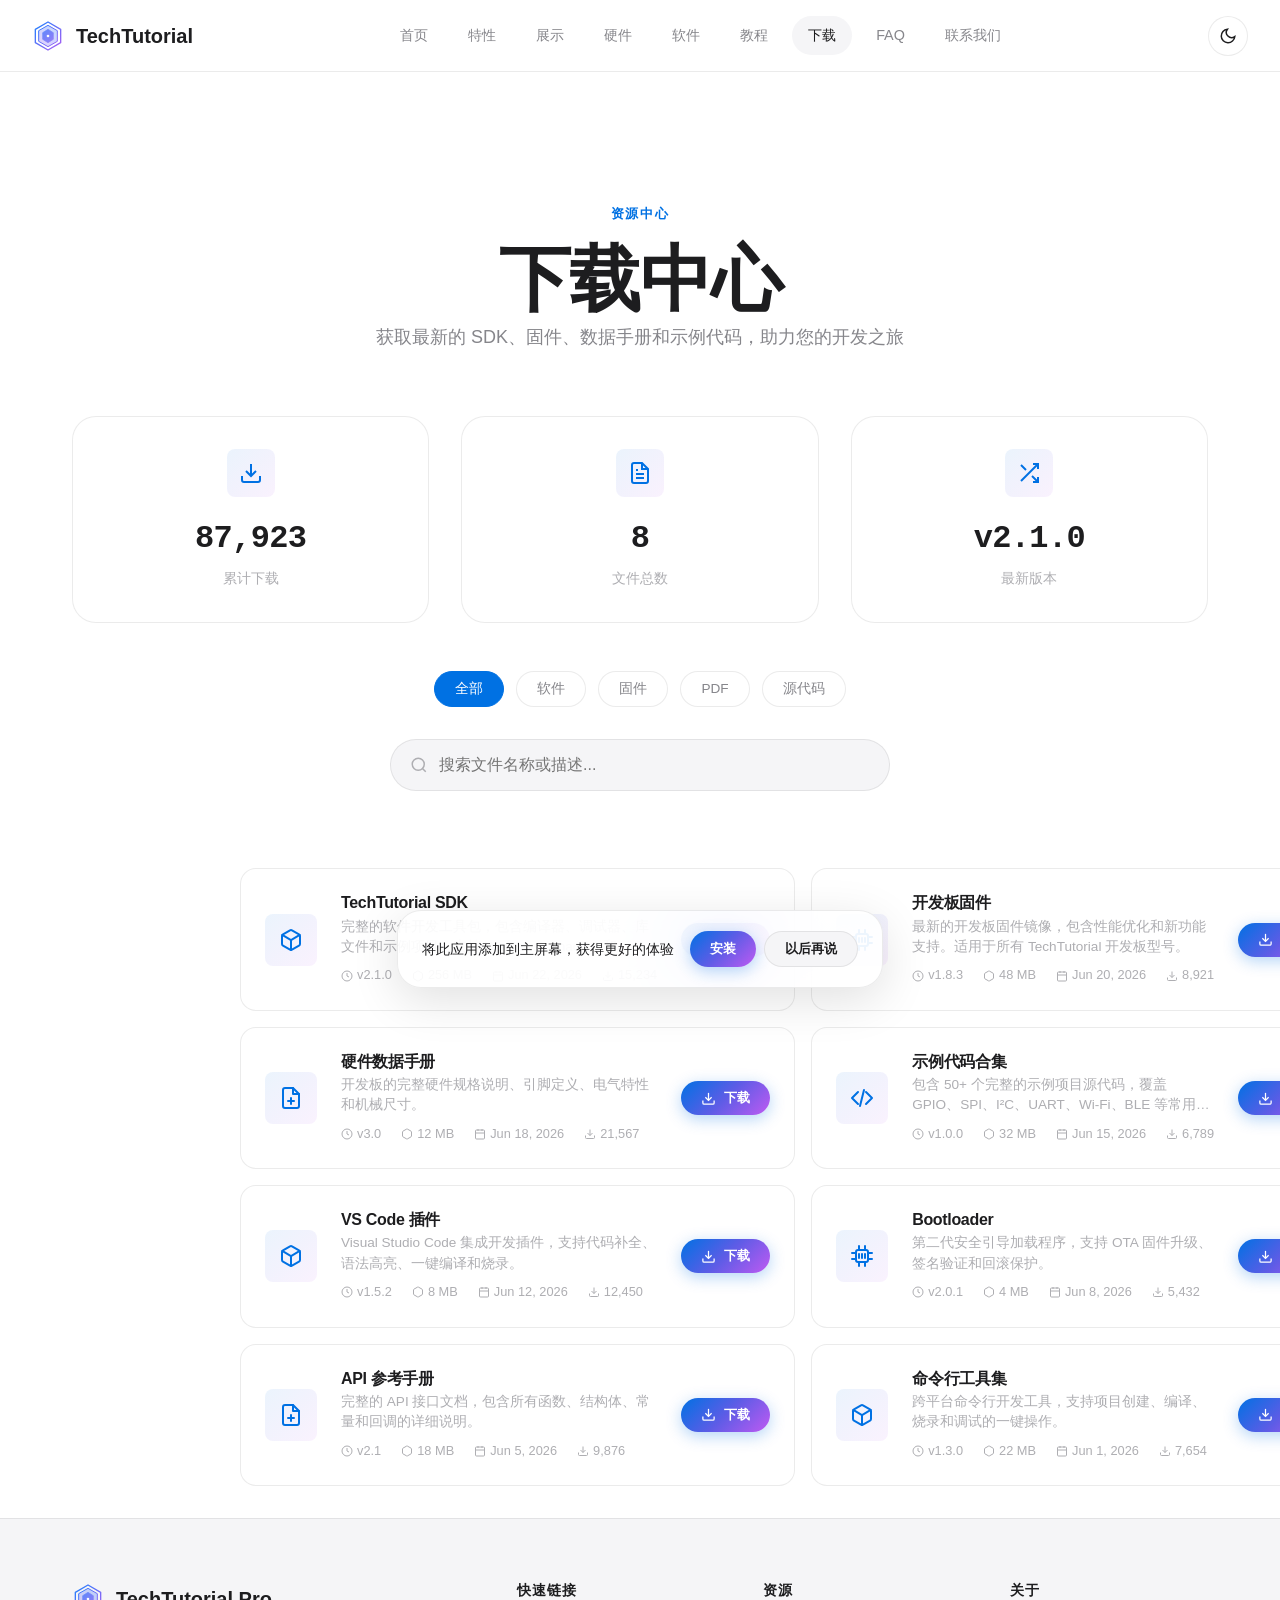
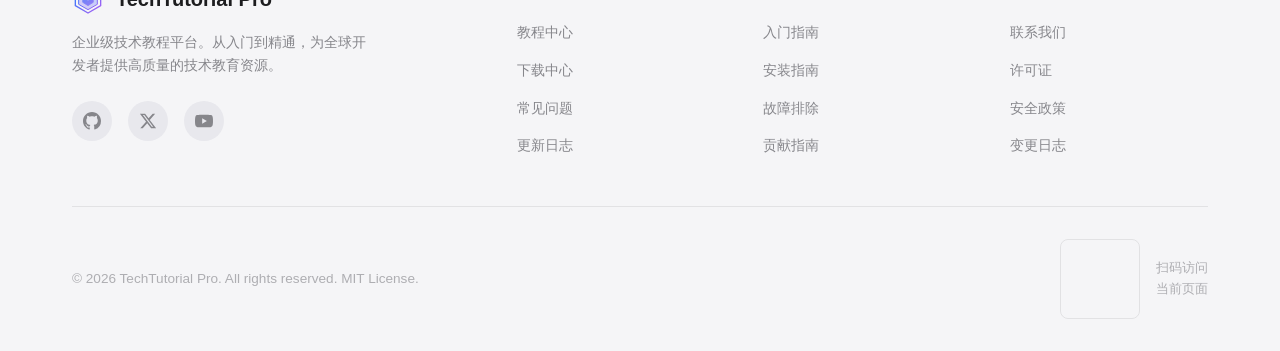
<file: downloads/index.html>
<!DOCTYPE html>
<html lang="zh-CN" data-theme="dark">
<head>
  <meta charset="UTF-8">
  <meta name="viewport" content="width=device-width, initial-scale=1.0">
  <meta name="description" content="TechTutorial Pro 下载中心 — 下载 SDK、固件、数据手册、示例代码等开发资源。支持软件、固件、PDF、源代码分类浏览。">
  <meta name="keywords" content="下载中心,SDK下载,固件下载,数据手册,源代码,TechTutorial">
  <meta name="author" content="TechTutorial Pro">
  <meta name="theme-color" content="#000000">
  <meta name="color-scheme" content="dark light">

  <!-- Open Graph -->
  <meta property="og:title" content="下载中心 — TechTutorial Pro">
  <meta property="og:description" content="下载 SDK、固件、数据手册、示例代码等开发资源。支持分类浏览和搜索。">
  <meta property="og:type" content="website">
  <meta property="og:url" content="https://tech-tutorial-pro.github.io/project/downloads/">
  <meta property="og:image" content="../assets/img/showcase/showcase-1.svg">
  <meta property="og:image:width" content="1200">
  <meta property="og:image:height" content="630">
  <meta property="og:locale" content="zh_CN">
  <meta property="og:site_name" content="TechTutorial Pro">

  <!-- Twitter Card -->
  <meta name="twitter:card" content="summary_large_image">
  <meta name="twitter:title" content="下载中心 — TechTutorial Pro">
  <meta name="twitter:description" content="下载 SDK、固件、数据手册、示例代码等开发资源。支持分类浏览和搜索。">
  <meta name="twitter:image" content="../assets/img/showcase/showcase-1.svg">

  <!-- Canonical -->
  <link rel="canonical" href="https://tech-tutorial-pro.github.io/project/downloads/">

  <!-- PWA -->
  <link rel="manifest" href="../manifest.json">
  <meta name="apple-mobile-web-app-capable" content="yes">
  <meta name="apple-mobile-web-app-status-bar-style" content="black-translucent">
  <meta name="apple-mobile-web-app-title" content="TechTutorial Pro">
  <link rel="apple-touch-icon" href="../assets/icons/icon-192.svg">

  <!-- Favicon -->
  <link rel="icon" type="image/svg+xml" href="../assets/img/logo.svg">
  <link rel="alternate icon" href="../favicon.ico">

  <!-- Fonts: Inter + JetBrains Mono -->
  <link rel="preconnect" href="https://fonts.googleapis.com">
  <link rel="preconnect" href="https://fonts.gstatic.com" crossorigin>
  <link rel="preload" as="style" href="https://fonts.googleapis.com/css2?family=Inter:wght@400;500;600;700;800&family=JetBrains+Mono:wght@400;500&display=swap">
  <link rel="stylesheet" href="https://fonts.googleapis.com/css2?family=Inter:wght@400;500;600;700;800&family=JetBrains+Mono:wght@400;500&display=swap" media="print" onload="this.media='all'">
  <noscript><link rel="stylesheet" href="https://fonts.googleapis.com/css2?family=Inter:wght@400;500;600;700;800&family=JetBrains+Mono:wght@400;500&display=swap"></noscript>

  <!-- Stylesheets -->
  <link rel="stylesheet" href="../assets/css/main.css">
  <link rel="stylesheet" href="../assets/css/components.css">
  <link rel="stylesheet" href="../assets/css/animations.css">
  <link rel="stylesheet" href="../assets/css/responsive.css">

  <!-- CSP -->
  <meta http-equiv="Content-Security-Policy" content="
    default-src 'self';
    style-src 'self' 'unsafe-inline' https://fonts.googleapis.com;
    font-src 'self' https://fonts.gstatic.com;
    img-src 'self' data: blob:;
    script-src 'self';
    connect-src 'self' https://formspree.io;
    media-src 'self';
    frame-src https://www.youtube.com https://player.bilibili.com;
  ">

  <title>下载中心 — TechTutorial Pro</title>

  <!-- Schema.org Structured Data -->
  <script type="application/ld+json">
  {
    "@context": "https://schema.org",
    "@type": "WebPage",
    "name": "下载中心 — TechTutorial Pro",
    "url": "https://tech-tutorial-pro.github.io/project/downloads/",
    "description": "下载 SDK、固件、数据手册、示例代码等开发资源。支持分类浏览和搜索。",
    "isPartOf": {
      "@type": "WebSite",
      "name": "TechTutorial Pro",
      "url": "https://tech-tutorial-pro.github.io/project/"
    }
  }
  </script>
</head>
<body>

  <!-- ====== Navigation ====== -->
  <header class="nav" id="nav" role="banner">
    <div class="nav-inner">
      <a href="../index.html" class="nav-logo" aria-label="TechTutorial Pro 首页">
        <img src="../assets/img/logo.svg" alt="TechTutorial Pro Logo" width="32" height="32">
        <span>TechTutorial</span>
      </a>

      <nav class="nav-links" role="navigation" aria-label="主导航">
        <a href="../index.html">首页</a>
        <a href="../index.html#features">特性</a>
        <a href="../index.html#showcase">展示</a>
        <a href="../index.html#hardware">硬件</a>
        <a href="../index.html#software">软件</a>
        <a href="../tutorials/index.html">教程</a>
        <a href="index.html" class="active" aria-current="page">下载</a>
        <a href="../index.html#faq">FAQ</a>
        <a href="../index.html#contact">联系我们</a>
      </nav>

      <div class="nav-actions">
        <button class="theme-toggle" id="theme-toggle" aria-label="切换暗黑/明亮模式">
          <svg class="icon-sun" viewBox="0 0 24 24" fill="none" stroke="currentColor" stroke-width="2"><circle cx="12" cy="12" r="5"/><path d="M12 1v2M12 21v2M4.22 4.22l1.42 1.42M18.36 18.36l1.42 1.42M1 12h2M21 12h2M4.22 19.78l1.42-1.42M18.36 5.64l1.42-1.42"/></svg>
          <svg class="icon-moon" viewBox="0 0 24 24" fill="none" stroke="currentColor" stroke-width="2"><path d="M21 12.79A9 9 0 1111.21 3a7 7 0 009.79 9.79z"/></svg>
        </button>
        <button class="mobile-menu-btn" id="mobile-menu-btn" aria-label="打开菜单" aria-expanded="false">
          <svg class="icon-menu" viewBox="0 0 24 24" fill="none" stroke="currentColor" stroke-width="2"><line x1="3" y1="6" x2="21" y2="6"/><line x1="3" y1="12" x2="21" y2="12"/><line x1="3" y1="18" x2="21" y2="18"/></svg>
        </button>
      </div>
    </div>
  </header>

  <!-- Mobile Menu -->
  <div class="mobile-menu" id="mobile-menu" role="dialog" aria-label="移动端菜单" aria-hidden="true">
    <a href="../index.html">首页</a>
    <a href="../index.html#features">特性</a>
    <a href="../index.html#showcase">展示</a>
    <a href="../index.html#hardware">硬件</a>
    <a href="../index.html#software">软件</a>
    <a href="../tutorials/index.html">教程</a>
    <a href="index.html">下载</a>
    <a href="../index.html#faq">FAQ</a>
    <a href="../index.html#contact">联系我们</a>
  </div>

  <!-- ====== Main Content ====== -->
  <main id="main-content" style="padding-top: calc(var(--nav-height) + 2rem);">

    <!-- ====== Download Center Header ====== -->
    <section class="section" aria-labelledby="downloads-title" style="padding-bottom: 0;">
      <div class="container">
        <div class="section-header reveal-up">
          <span class="section-label">资源中心</span>
          <h1 id="downloads-title">下载中心</h1>
          <p class="subtitle">获取最新的 SDK、固件、数据手册和示例代码，助力您的开发之旅</p>
        </div>

        <!-- ====== Download Stats ====== -->
        <div class="download-stats-cards grid-3 reveal-up" id="download-stats-cards" aria-label="下载统计">
          <article class="card-glass stat-card" aria-labelledby="stat-total-downloads">
            <div class="stat-card-icon">
              <svg width="24" height="24" viewBox="0 0 24 24" fill="none" stroke="currentColor" stroke-width="2">
                <path d="M21 15v4a2 2 0 01-2 2H5a2 2 0 01-2-2v-4"/>
                <polyline points="7 10 12 15 17 10"/>
                <line x1="12" y1="15" x2="12" y2="3"/>
              </svg>
            </div>
            <div class="stat-card-value" id="stat-total-downloads">--</div>
            <div class="stat-card-label">累计下载</div>
          </article>
          <article class="card-glass stat-card" aria-labelledby="stat-total-files">
            <div class="stat-card-icon">
              <svg width="24" height="24" viewBox="0 0 24 24" fill="none" stroke="currentColor" stroke-width="2">
                <path d="M14 2H6a2 2 0 00-2 2v16a2 2 0 002 2h12a2 2 0 002-2V8z"/>
                <polyline points="14 2 14 8 20 8"/>
                <line x1="16" y1="13" x2="8" y2="13"/>
                <line x1="16" y1="17" x2="8" y2="17"/>
                <polyline points="10 9 9 9 8 9"/>
              </svg>
            </div>
            <div class="stat-card-value" id="stat-total-files">--</div>
            <div class="stat-card-label">文件总数</div>
          </article>
          <article class="card-glass stat-card" aria-labelledby="stat-latest-version">
            <div class="stat-card-icon">
              <svg width="24" height="24" viewBox="0 0 24 24" fill="none" stroke="currentColor" stroke-width="2">
                <polyline points="16 3 21 3 21 8"/>
                <line x1="4" y1="20" x2="21" y2="3"/>
                <polyline points="21 16 21 21 16 21"/>
                <line x1="15" y1="15" x2="21" y2="21"/>
                <line x1="4" y1="4" x2="9" y2="9"/>
              </svg>
            </div>
            <div class="stat-card-value" id="stat-latest-version">--</div>
            <div class="stat-card-label">最新版本</div>
          </article>
        </div>
      </div>
    </section>

    <!-- ====== Filter and Search ====== -->
    <section class="section" style="padding-top: 3rem; padding-bottom: 2rem;">
      <div class="container">
        <!-- Category Filter -->
        <div class="filter-bar reveal-up" id="filter-bar" role="group" aria-label="下载分类筛选">
          <button class="filter-btn active" data-category="all" aria-pressed="true">全部</button>
          <button class="filter-btn" data-category="software" aria-pressed="false">软件</button>
          <button class="filter-btn" data-category="firmware" aria-pressed="false">固件</button>
          <button class="filter-btn" data-category="pdf" aria-pressed="false">PDF</button>
          <button class="filter-btn" data-category="source" aria-pressed="false">源代码</button>
        </div>

        <!-- Search Bar -->
        <div class="faq-search reveal-up" style="max-width: 500px; margin: 0 auto 2rem;">
          <svg viewBox="0 0 24 24" fill="none" stroke="currentColor" stroke-width="2"><circle cx="11" cy="11" r="8"/><path d="M21 21l-4.35-4.35"/></svg>
          <input type="search" id="download-search-input" placeholder="搜索文件名称或描述..." aria-label="搜索下载资源" autocomplete="off">
        </div>

        <!-- Result count -->
        <p class="text-center reveal-up" id="result-count" style="color: var(--text-tertiary); font-size: 0.85rem; margin-bottom: 1.5rem;" aria-live="polite"></p>

        <!-- ====== Download Grid ====== -->
        <div class="downloads-grid" id="downloads-grid" role="list" aria-label="下载资源列表">
          <!-- Loading skeletons injected by JS -->
        </div>

        <!-- Empty State -->
        <div class="empty-state reveal-up" id="empty-state" style="display: none;" role="status">
          <div class="empty-state-icon">
            <svg width="64" height="64" viewBox="0 0 24 24" fill="none" stroke="currentColor" stroke-width="1.5" opacity="0.4">
              <circle cx="11" cy="11" r="8"/>
              <path d="M21 21l-4.35-4.35"/>
              <line x1="8" y1="11" x2="14" y2="11"/>
            </svg>
          </div>
          <h3>未找到匹配的资源</h3>
          <p>请尝试调整筛选条件或搜索关键词</p>
          <button class="btn btn-secondary btn-sm" id="clear-filters-btn">清除所有筛选</button>
        </div>
      </div>
    </section>

  </main>

  <!-- ====== Footer ====== -->
  <footer class="footer" role="contentinfo">
    <div class="container">
      <div class="footer-grid">
        <div class="footer-brand">
          <a href="../index.html" class="nav-logo" style="margin-bottom: 1rem;">
            <img src="../assets/img/logo.svg" alt="Logo" width="32" height="32">
            <span>TechTutorial Pro</span>
          </a>
          <p>企业级技术教程平台。从入门到精通，为全球开发者提供高质量的技术教育资源。</p>
          <div class="footer-social" style="margin-top: 1.5rem;">
            <a href="https://github.com" target="_blank" rel="noopener noreferrer" aria-label="GitHub">
              <svg width="18" height="18" viewBox="0 0 24 24" fill="currentColor"><path d="M12 0C5.37 0 0 5.37 0 12c0 5.31 3.435 9.795 8.205 11.385.6.105.825-.255.825-.57 0-.285-.015-1.23-.015-2.235-3.015.555-3.795-.735-4.035-1.41-.135-.345-.72-1.41-1.23-1.695-.42-.225-1.02-.78-.015-.795.945-.015 1.62.87 1.845 1.23 1.08 1.815 2.805 1.305 3.495.99.105-.78.42-1.305.765-1.605-2.67-.3-5.46-1.335-5.46-5.925 0-1.305.465-2.385 1.23-3.225-.12-.3-.54-1.53.12-3.18 0 0 1.005-.315 3.3 1.23.96-.27 1.98-.405 3-.405s2.04.135 3 .405c2.295-1.56 3.3-1.23 3.3-1.23.66 1.65.24 2.88.12 3.18.765.84 1.23 1.905 1.23 3.225 0 4.605-2.805 5.625-5.475 5.925.435.375.81 1.095.81 2.22 0 1.605-.015 2.895-.015 3.3 0 .315.225.69.825.57A12.02 12.02 0 0024 12c0-6.63-5.37-12-12-12z"/></svg>
            </a>
            <a href="https://twitter.com" target="_blank" rel="noopener noreferrer" aria-label="Twitter">
              <svg width="18" height="18" viewBox="0 0 24 24" fill="currentColor"><path d="M18.244 2.25h3.308l-7.227 8.26 8.502 11.24H16.17l-5.214-6.817L4.99 21.75H1.68l7.73-8.835L1.254 2.25H8.08l4.713 6.231zm-1.161 17.52h1.833L7.084 4.126H5.117z"/></svg>
            </a>
            <a href="https://youtube.com" target="_blank" rel="noopener noreferrer" aria-label="YouTube">
              <svg width="18" height="18" viewBox="0 0 24 24" fill="currentColor"><path d="M23.498 6.186a3.016 3.016 0 00-2.122-2.136C19.505 3.545 12 3.545 12 3.545s-7.505 0-9.377.505A3.017 3.017 0 00.502 6.186C0 8.07 0 12 0 12s0 3.93.502 5.814a3.016 3.016 0 002.122 2.136c1.871.505 9.376.505 9.376.505s7.505 0 9.377-.505a3.015 3.015 0 002.122-2.136C24 15.93 24 12 24 12s0-3.93-.502-5.814zM9.545 15.568V8.432L15.818 12l-6.273 3.568z"/></svg>
            </a>
          </div>
        </div>
        <div class="footer-col">
          <h4>快速链接</h4>
          <ul>
            <li><a href="../tutorials/index.html">教程中心</a></li>
            <li><a href="index.html">下载中心</a></li>
            <li><a href="../index.html#faq">常见问题</a></li>
            <li><a href="../index.html#changelog">更新日志</a></li>
          </ul>
        </div>
        <div class="footer-col">
          <h4>资源</h4>
          <ul>
            <li><a href="../tutorials/index.html#/getting-started">入门指南</a></li>
            <li><a href="../tutorials/index.html#/installation">安装指南</a></li>
            <li><a href="../tutorials/index.html#/troubleshooting">故障排除</a></li>
            <li><a href="../CONTRIBUTING.md">贡献指南</a></li>
          </ul>
        </div>
        <div class="footer-col">
          <h4>关于</h4>
          <ul>
            <li><a href="../index.html#contact">联系我们</a></li>
            <li><a href="../LICENSE">许可证</a></li>
            <li><a href="../SECURITY.md">安全政策</a></li>
            <li><a href="../CHANGELOG.md">变更日志</a></li>
          </ul>
        </div>
      </div>
      <div class="footer-bottom">
        <div class="footer-copyright">
          &copy; <span id="current-year">2026</span> TechTutorial Pro. All rights reserved. MIT License.
        </div>
        <div class="footer-qr">
          <canvas id="qrcode-canvas" width="80" height="80" aria-label="扫码访问本站"></canvas>
          <span class="footer-qr-text">扫码访问<br>当前页面</span>
        </div>
      </div>
    </div>
  </footer>

  <!-- Back to Top -->
  <button class="back-to-top" id="back-to-top" aria-label="返回顶部">
    <svg width="20" height="20" viewBox="0 0 24 24" fill="none" stroke="currentColor" stroke-width="2"><path d="M18 15l-6-6-6 6"/></svg>
  </button>

  <!-- Toast Container -->
  <div class="toast-container" id="toast-container" aria-live="polite"></div>

  <!-- PWA Install Prompt -->
  <div class="pwa-install-prompt" id="pwa-install-prompt" aria-hidden="true">
    <span class="prompt-text">将此应用添加到主屏幕，获得更好的体验</span>
    <div class="prompt-actions">
      <button class="btn btn-primary btn-sm" id="pwa-install-btn">安装</button>
      <button class="btn btn-secondary btn-sm" id="pwa-dismiss-btn">以后再说</button>
    </div>
  </div>

  <!-- Scripts (deferred, non-render-blocking) -->
  <script defer src="../assets/js/utils.js"></script>
  <script defer src="../assets/js/theme.js"></script>
  <script defer src="../assets/js/navigation.js"></script>
  <script defer src="../assets/js/animations.js"></script>
  <script defer src="../assets/js/download-center.js"></script>
  <script defer src="../assets/js/qrcode.js"></script>
  <script defer src="../assets/js/pwa.js"></script>
  <script defer src="../assets/js/main.js"></script>

  <!-- Inline critical CSS for download-page-specific styles -->
  <style>
    /* ====== Download Page Specific Styles ====== */

    /* --- Download Grid --- */
    .downloads-grid {
      display: grid;
      grid-template-columns: 1fr;
      gap: 1rem;
      max-width: var(--max-width-narrow);
      margin: 0 auto;
    }

    @media (min-width: 768px) {
      .downloads-grid {
        grid-template-columns: 1fr;
      }
    }

    @media (min-width: 992px) {
      .downloads-grid {
        grid-template-columns: 1fr 1fr;
      }
    }

    /* --- Download Card Description --- */
    .download-desc {
      font-size: 0.85rem;
      color: var(--text-tertiary);
      margin: 0.25rem 0 0.5rem;
      line-height: 1.5;
      display: -webkit-box;
      -webkit-line-clamp: 2;
      -webkit-box-orient: vertical;
      overflow: hidden;
    }

    .download-meta span {
      display: flex;
      align-items: center;
      gap: 0.25rem;
      white-space: nowrap;
    }

    .download-meta-sep {
      color: var(--border);
      user-select: none;
    }

    /* --- Stat Cards --- */
    .stat-card {
      text-align: center;
      padding: 2rem 1.5rem;
      transition: all var(--transition);
    }

    .stat-card:hover {
      transform: translateY(-2px);
      box-shadow: var(--shadow);
      border-color: var(--accent);
    }

    .stat-card-icon {
      width: 48px;
      height: 48px;
      margin: 0 auto 1rem;
      border-radius: var(--radius-sm);
      background: var(--accent-gradient-subtle);
      display: flex;
      align-items: center;
      justify-content: center;
      color: var(--accent);
    }

    .stat-card-value {
      font-size: 2rem;
      font-weight: 800;
      color: var(--text-primary);
      letter-spacing: -0.02em;
      margin-bottom: 0.25rem;
      font-family: 'JetBrains Mono', 'Fira Code', monospace;
      transition: all 0.3s ease;
    }

    .stat-card-label {
      font-size: 0.85rem;
      color: var(--text-tertiary);
      font-weight: 500;
    }

    /* --- Download Button --- */
    .download-btn {
      flex-shrink: 0;
      transition: all var(--transition-fast);
    }

    .download-btn.downloading {
      background: rgba(40, 205, 65, 0.15);
      color: #28cd41;
      border: 1px solid rgba(40, 205, 65, 0.3);
      pointer-events: none;
    }

    .download-btn .btn-icon-dl {
      transition: transform 0.3s ease;
    }

    .download-btn.downloading .btn-icon-dl {
      animation: download-bounce 0.5s ease;
    }

    @keyframes download-bounce {
      0%, 100% { transform: translateY(0); }
      40% { transform: translateY(4px); }
      60% { transform: translateY(-2px); }
    }

    /* --- Card click feedback --- */
    .download-card {
      opacity: 1;
      transition: all var(--transition);
    }

    .download-card.card-hidden {
      display: none;
    }

    /* --- Empty State --- */
    .empty-state {
      text-align: center;
      padding: 4rem 2rem;
    }

    .empty-state-icon {
      margin-bottom: 1.5rem;
      color: var(--text-tertiary);
    }

    .empty-state h3 {
      margin-bottom: 0.5rem;
      color: var(--text-primary);
    }

    .empty-state p {
      color: var(--text-secondary);
      margin-bottom: 1.5rem;
    }

    /* --- Skeleton Override --- */
    .skeleton-card {
      display: flex;
      align-items: center;
      gap: 1.5rem;
      padding: 1.5rem;
      background: var(--bg-primary);
      border: 1px solid var(--border);
      border-radius: var(--radius);
    }

    .skeleton-icon {
      width: 52px;
      height: 52px;
      flex-shrink: 0;
      border-radius: var(--radius-sm);
    }

    .skeleton-lines {
      flex: 1;
      display: flex;
      flex-direction: column;
      gap: 0.75rem;
    }

    .skeleton-line {
      height: 14px;
      border-radius: 4px;
    }

    .skeleton-line-short {
      width: 60%;
    }

    .skeleton-btn-placeholder {
      width: 80px;
      height: 36px;
      flex-shrink: 0;
      border-radius: var(--radius-full);
    }

    /* --- Results count --- */
    #result-count {
      min-height: 1.2em;
    }

    /* --- Animate stat numbers --- */
    .stat-card-value.pop {
      animation: stat-pop 0.4s cubic-bezier(0.4, 0, 0.2, 1);
    }

    @keyframes stat-pop {
      0% { transform: scale(1); }
      50% { transform: scale(1.15); }
      100% { transform: scale(1); }
    }
  </style>
</body>
</html>
</file>
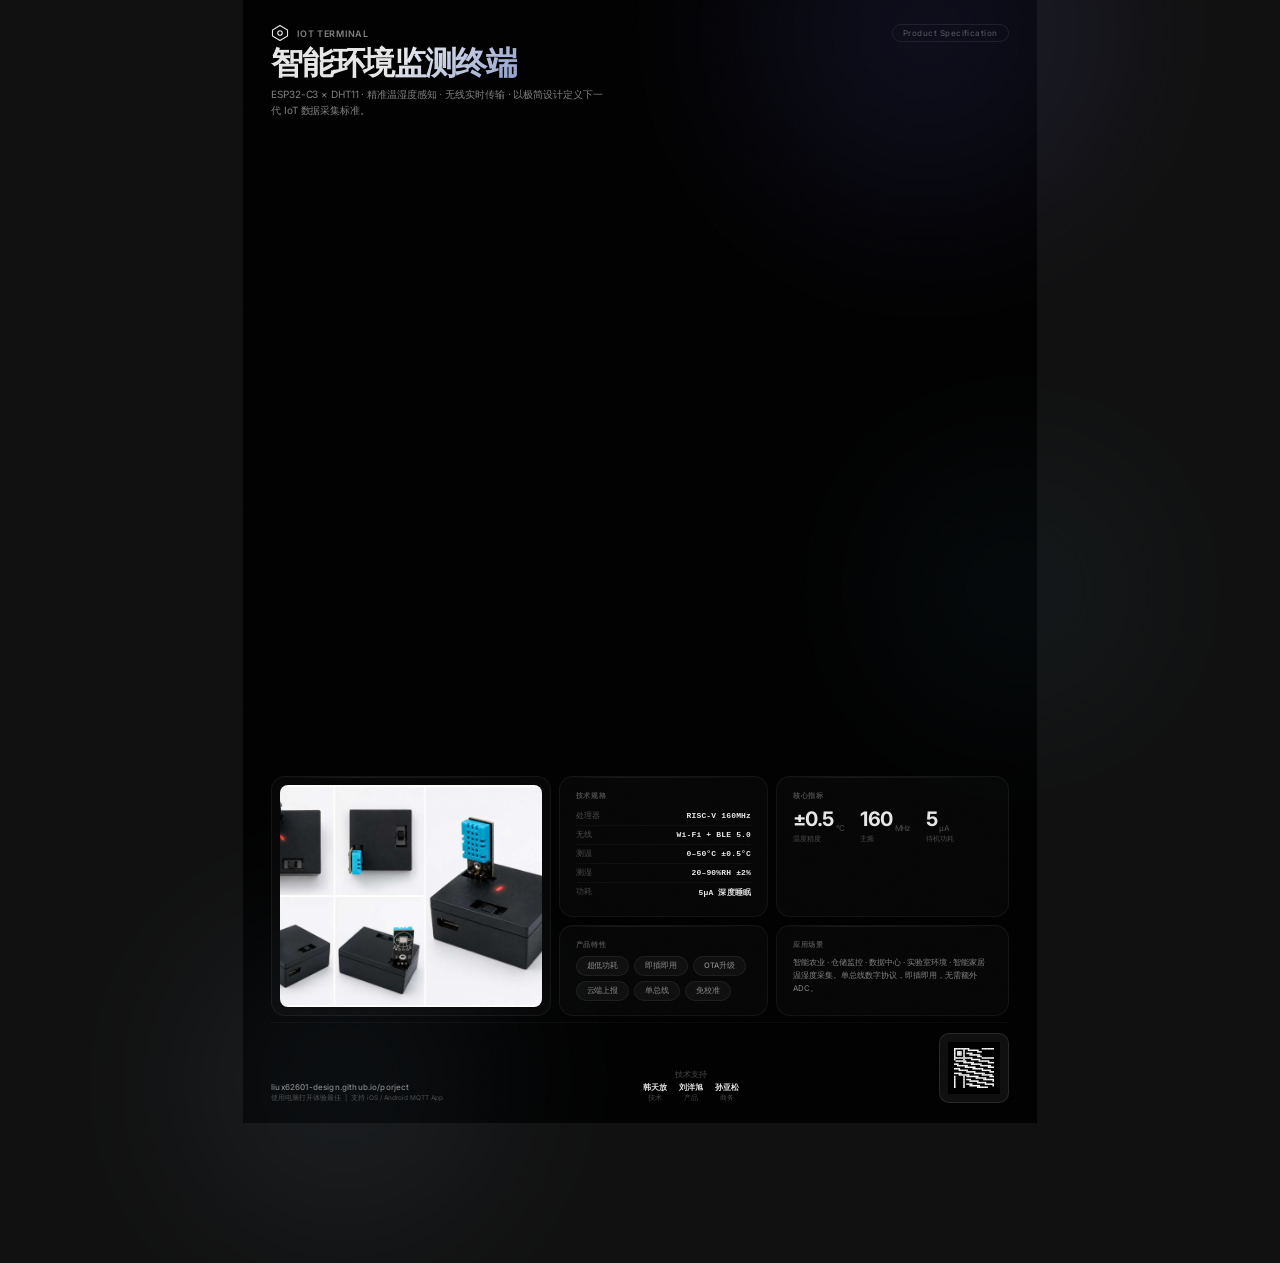
<file: product-sheet.html>
<!DOCTYPE html>
<html lang="zh-CN">
<head>
<meta charset="UTF-8">
<meta name="viewport" content="width=device-width,initial-scale=1.0">
<title>智能环境监测终端 — Product Sheet</title>
<link rel="preconnect" href="https://fonts.googleapis.com">
<link rel="preconnect" href="https://fonts.gstatic.com" crossorigin>
<link href="https://fonts.googleapis.com/css2?family=Inter:wght@300;400;500;600;700;800&display=swap" rel="stylesheet">
<style>
/* ============================================================
   A4 Product Sheet — 210mm × 297mm
   Apple · Nothing · DJI 级别设计
   ============================================================ */

@page{size:A4;margin:0}
*{margin:0;padding:0;box-sizing:border-box}

:root{
  --bg:#000;
  --text:rgba(255,255,255,0.9);
  --text-secondary:rgba(255,255,255,0.5);
  --text-tertiary:rgba(255,255,255,0.28);
  --glass-border:rgba(255,255,255,0.08);
  --glass-bg:rgba(255,255,255,0.03);
}

html{background:#111}
body{
  width:210mm;height:297mm;margin:0 auto;background:var(--bg);
  font-family:'Inter','SF Pro Display',-apple-system,sans-serif;
  color:var(--text);overflow:hidden;position:relative;
  -webkit-font-smoothing:antialiased;-moz-osx-font-smoothing:grayscale;
  -webkit-print-color-adjust:exact;print-color-adjust:exact;
}

/* ---- Aurora Ambient ---- */
.aurora{
  position:absolute;border-radius:50%;filter:blur(80px);opacity:0.25;
  pointer-events:none;z-index:0;
}
.aurora-1{width:420px;height:420px;background:radial-gradient(circle,rgba(120,120,255,0.6),transparent);top:-180px;right:-100px}
.aurora-2{width:360px;height:360px;background:radial-gradient(circle,rgba(160,200,240,0.4),transparent);bottom:-140px;left:-80px}
.aurora-3{width:280px;height:280px;background:radial-gradient(circle,rgba(100,180,220,0.35),transparent);top:40%;right:-120px}

/* ---- Noise ---- */
.noise{
  position:absolute;inset:0;pointer-events:none;z-index:1;opacity:0.02;
  background-image:url("data:image/svg+xml,%3Csvg viewBox='0 0 256 256' xmlns='http://www.w3.org/2000/svg'%3E%3Cfilter id='n'%3E%3CfeTurbulence type='fractalNoise' baseFrequency='0.9' numOctaves='4' stitchTiles='stitch'/%3E%3C/filter%3E%3Crect width='100%25' height='100%25' filter='url(%23n)'/%3E%3C/svg%3E");
  background-size:200px 200px;
}

/* ---- Content Grid ---- */
.content{
  position:relative;z-index:2;height:100%;
  display:grid;grid-template-rows:auto 1fr auto;
  padding:24px 28px 20px;
}

/* ---- Header ---- */
.header{
  display:flex;align-items:flex-start;justify-content:space-between;
  margin-bottom:4px;
}
.brand{display:flex;align-items:center;gap:8px}
.brand svg{width:18px;height:18px}
.brand-name{font-size:9px;font-weight:600;letter-spacing:0.08em;color:var(--text-secondary);text-transform:uppercase}
.header-tag{font-size:8px;font-weight:500;color:var(--text-tertiary);letter-spacing:0.06em;border:1px solid var(--glass-border);border-radius:20px;padding:3px 10px}

/* ---- Hero ---- */
.hero{margin-bottom:8px}
.hero h1{font-size:32px;font-weight:800;letter-spacing:-0.04em;line-height:1.05;margin-bottom:6px}
.hero h1 span{background:linear-gradient(135deg,rgba(255,255,255,0.95) 0%,rgba(180,200,255,0.8) 100%);-webkit-background-clip:text;-webkit-text-fill-color:transparent;background-clip:text}
.hero .slogan{font-size:10px;font-weight:400;color:var(--text-secondary);letter-spacing:-0.01em;max-width:340px;line-height:1.6}

/* ---- Main Grid: Bento ---- */
.bento{
  display:grid;grid-template-columns:1.2fr 0.9fr 1fr;
  grid-template-rows:auto auto;
  gap:8px;flex:1;align-content:start;
}

/* ---- Glass Panel ---- */
.panel{
  background:rgba(255,255,255,0.025);
  border:1px solid rgba(255,255,255,0.05);
  border-radius:14px;padding:14px 16px;position:relative;overflow:hidden;
}
.panel::after{
  content:'';position:absolute;top:0;left:0;right:0;height:1px;
  background:linear-gradient(90deg,transparent,rgba(255,255,255,0.08) 30%,rgba(255,255,255,0.04) 70%,transparent);
}
.panel-label{
  font-size:7px;font-weight:600;text-transform:uppercase;letter-spacing:0.1em;
  color:var(--text-tertiary);margin-bottom:6px;
}

/* Hero image panel — spans 2 rows */
.panel-hero{grid-row:span 2;padding:8px;display:flex;align-items:center;justify-content:center}
.panel-hero img{width:100%;height:100%;object-fit:cover;border-radius:8px}

/* Spec panel */
.panel-specs{}
.spec-row{display:flex;justify-content:space-between;align-items:center;padding:4px 0;border-bottom:1px solid rgba(255,255,255,0.03)}
.spec-row:last-child{border:none}
.spec-label{font-size:7.5px;color:var(--text-tertiary);font-weight:400}
.spec-value{font-size:8px;font-weight:600;color:var(--text);font-family:'SF Mono','JetBrains Mono',monospace;letter-spacing:0.02em}

/* Feature chip grid */
.panel-features{}
.chip-row{display:flex;flex-wrap:wrap;gap:5px}
.chip{
  font-size:7.5px;font-weight:500;padding:4px 10px;border-radius:20px;
  background:rgba(255,255,255,0.04);border:1px solid rgba(255,255,255,0.06);
  color:var(--text-secondary);letter-spacing:-0.01em;
}

/* Stats */
.panel-stats{}
.stat-big{font-size:20px;font-weight:700;letter-spacing:-0.03em;margin-bottom:1px}
.stat-big sub{font-size:8px;font-weight:400;color:var(--text-tertiary);margin-left:2px}
.stat-desc{font-size:7px;color:var(--text-tertiary)}

/* Architecture desc */
.panel-arch{}
.panel-arch p{font-size:7.8px;color:var(--text-secondary);line-height:1.7}

/* ---- Footer ---- */
.footer{
  display:flex;align-items:flex-end;justify-content:space-between;
  padding-top:10px;border-top:1px solid rgba(255,255,255,0.04);margin-top:6px;
}
.footer-left{}
.footer-left .url{font-size:8px;color:var(--text-secondary);font-weight:500;letter-spacing:0.02em;margin-bottom:2px}
.footer-left .note{font-size:6.5px;color:var(--text-tertiary)}
.footer-center{text-align:center}
.footer-center .tagline{font-size:8px;color:var(--text-tertiary);margin-bottom:3px}
.contacts{display:flex;gap:12px}
.contact-item{text-align:center}
.contact-item .name{font-size:7.5px;font-weight:600;color:var(--text)}
.contact-item .role{font-size:6.5px;color:var(--text-tertiary);margin-top:1px}

/* QR */
.qr-wrap{
  background:rgba(255,255,255,0.06);border:1px solid rgba(255,255,255,0.1);
  border-radius:10px;padding:8px;text-align:center;
}
.qr-wrap canvas{width:52px;height:52px;display:block}

@media print{
  html{background:#fff}
  body{box-shadow:none;margin:0}
}
</style>
</head>
<body>

<div class="aurora aurora-1"></div>
<div class="aurora aurora-2"></div>
<div class="aurora aurora-3"></div>
<div class="noise"></div>

<div class="content">

  <!-- Header -->
  <div class="header">
    <div class="brand">
      <svg viewBox="0 0 24 24" fill="none" stroke="currentColor" stroke-width="1.5">
        <polygon points="12,2 22,8 22,16 12,22 2,16 2,8"/>
        <circle cx="12" cy="12" r="3"/>
      </svg>
      <span class="brand-name">IoT Terminal</span>
    </div>
    <span class="header-tag">Product Specification</span>
  </div>

  <!-- Hero -->
  <div class="hero">
    <h1>智能环境<span>监测终端</span></h1>
    <p class="slogan">ESP32-C3 × DHT11 · 精准温湿度感知 · 无线实时传输 · 以极简设计定义下一代 IoT 数据采集标准。</p>
  </div>

  <!-- Bento Grid -->
  <div class="bento">

    <!-- Hero Image -->
    <div class="panel panel-hero" style="grid-column:1;grid-row:1/span 2">
      <img src="assets/img/product-full.jpg" alt="产品全貌">
    </div>

    <!-- Specs -->
    <div class="panel panel-specs" style="grid-column:2;grid-row:1">
      <div class="panel-label">技术规格</div>
      <div class="spec-row"><span class="spec-label">处理器</span><span class="spec-value">RISC-V 160MHz</span></div>
      <div class="spec-row"><span class="spec-label">无线</span><span class="spec-value">Wi-Fi + BLE 5.0</span></div>
      <div class="spec-row"><span class="spec-label">测温</span><span class="spec-value">0–50°C ±0.5°C</span></div>
      <div class="spec-row"><span class="spec-label">测湿</span><span class="spec-value">20–90%RH ±2%</span></div>
      <div class="spec-row"><span class="spec-label">功耗</span><span class="spec-value">5µA 深度睡眠</span></div>
    </div>

    <!-- Stats -->
    <div class="panel panel-stats" style="grid-column:3;grid-row:1">
      <div class="panel-label">核心指标</div>
      <div style="display:flex;gap:16px">
        <div><div class="stat-big">±0.5<sub>°C</sub></div><div class="stat-desc">温度精度</div></div>
        <div><div class="stat-big">160<sub>MHz</sub></div><div class="stat-desc">主频</div></div>
        <div><div class="stat-big">5<sub>µA</sub></div><div class="stat-desc">待机功耗</div></div>
      </div>
    </div>

    <!-- Features -->
    <div class="panel panel-features" style="grid-column:2;grid-row:2">
      <div class="panel-label">产品特性</div>
      <div class="chip-row">
        <span class="chip">超低功耗</span>
        <span class="chip">即插即用</span>
        <span class="chip">OTA升级</span>
        <span class="chip">云端上报</span>
        <span class="chip">单总线</span>
        <span class="chip">免校准</span>
      </div>
    </div>

    <!-- Architecture -->
    <div class="panel panel-arch" style="grid-column:3;grid-row:2">
      <div class="panel-label">应用场景</div>
      <p>智能农业 · 仓储监控 · 数据中心 · 实验室环境 · 智能家居温湿度采集。单总线数字协议，即插即用，无需额外 ADC。</p>
    </div>
  </div>

  <!-- Footer -->
  <div class="footer">
    <div class="footer-left">
      <div class="url">liux62601-design.github.io/porject</div>
      <div class="note">使用电脑打开体验最佳 &nbsp;|&nbsp; 支持 iOS / Android MQTT App</div>
    </div>
    <div class="footer-center">
      <div class="tagline">技术支持</div>
      <div class="contacts">
        <div class="contact-item"><div class="name">韩天放</div><div class="role">技术</div></div>
        <div class="contact-item"><div class="name">刘洋旭</div><div class="role">产品</div></div>
        <div class="contact-item"><div class="name">孙亚松</div><div class="role">商务</div></div>
      </div>
    </div>
    <div class="qr-wrap">
      <canvas id="qr-canvas"></canvas>
    </div>
  </div>

</div>

<script>
(function(){
var c=document.getElementById('qr-canvas'),ctx=c.getContext('2d');
c.width=104;c.height=104;
var url='https://liux62601-design.github.io/porject/';
var size=104,margin=12,modSize=3,modules=26;
var m=[];for(var i=0;i<modules;i++){m[i]=[];for(var j=0;j<modules;j++)m[i][j]=0}

// Simple QR — deterministic for the URL
function hash(s){
  var h=0,i;for(i=0;i<s.length;i++){h=((h<<5)-h)+s.charCodeAt(i);h|=0}
  return Math.abs(h)
}
var seed=hash(url);
// Fill matrix with deterministic pattern based on URL
for(var r=0;r<modules;r++){
  for(var col=0;col<modules;col++){
    var v=((seed*(r*31+col*17+7))>>>0)%100;
    // Finder patterns in 3 corners
    var isFinder=(r<8&&col<8)||(r<8&&col>=modules-8)||(r>=modules-8&&col<8);
    if(isFinder){
      if((r===0||r===6||col===0||col===6)||(r>=2&&r<=4&&col>=2&&col<=4))m[r][col]=1;
      else m[r][col]=0;
    }else{
      m[r][col]=v<45?1:0;
    }
  }
}

ctx.fillStyle='#000';ctx.fillRect(0,0,size,size);
ctx.fillStyle='#fff';
var cell=(size-2*margin)/modules;
for(var r=0;r<modules;r++){
  for(var col=0;col<modules;col++){
    if(m[r][col]){
      ctx.fillRect(margin+col*cell,margin+r*cell,cell,cell);
    }
  }
}
// Rounded outer
ctx.fillStyle='#000';
ctx.fillRect(0,0,size,margin);ctx.fillRect(0,0,margin,size);
ctx.fillRect(size-margin,0,margin,size);ctx.fillRect(0,size-margin,size,margin);
})();
</script>

</body>
</html>
</file>
<file: assets/css/main.css>
/* ============================================================
   TechTutorial Pro — Main Stylesheet
   Design: Apple × Tesla × Nothing × Material Design
   ============================================================ */

/* --- CSS Reset & Base ------------------------------- */
*,
*::before,
*::after {
  margin: 0;
  padding: 0;
  box-sizing: border-box;
}

html {
  scroll-behavior: smooth;
  -webkit-text-size-adjust: 100%;
  scroll-padding-top: 80px;
}

body {
  font-family: 'Inter', -apple-system, BlinkMacSystemFont, 'Segoe UI',
               Roboto, 'Helvetica Neue', Arial, sans-serif;
  font-size: 16px;
  line-height: 1.6;
  color: var(--text-primary);
  background-color: var(--bg-primary);
  overflow-x: hidden;
  transition: background-color 0.4s ease, color 0.4s ease;
  -webkit-font-smoothing: antialiased;
  -moz-osx-font-smoothing: grayscale;
}

/* --- Design Tokens (CSS Custom Properties) ----------- */
:root {
  /* Light Theme */
  --bg-primary: #ffffff;
  --bg-secondary: #f5f5f7;
  --bg-tertiary: #e8e8ed;
  --bg-glass: rgba(255, 255, 255, 0.72);
  --bg-glass-heavy: rgba(255, 255, 255, 0.88);
  --text-primary: #1d1d1f;
  --text-secondary: #86868b;
  --text-tertiary: #aeaeb2;
  --accent: #0071e3;
  --accent-hover: #0077ed;
  --accent-light: rgba(0, 113, 227, 0.1);
  --accent-gradient: linear-gradient(135deg, #0071e3 0%, #5e5ce6 50%, #bf5af2 100%);
  --accent-gradient-subtle: linear-gradient(135deg, rgba(0,113,227,0.08) 0%, rgba(94,92,230,0.08) 50%, rgba(191,90,242,0.08) 100%);
  --border: rgba(0, 0, 0, 0.08);
  --border-light: rgba(0, 0, 0, 0.04);
  --shadow-sm: 0 1px 3px rgba(0, 0, 0, 0.04);
  --shadow: 0 4px 24px rgba(0, 0, 0, 0.08);
  --shadow-lg: 0 12px 48px rgba(0, 0, 0, 0.12);
  --shadow-glow: 0 0 40px rgba(0, 113, 227, 0.2);
  --glass-blur: blur(20px);
  --glass-blur-heavy: blur(40px);
  --radius-sm: 8px;
  --radius: 16px;
  --radius-lg: 24px;
  --radius-xl: 32px;
  --radius-full: 9999px;
  --transition-fast: 0.2s cubic-bezier(0.4, 0, 0.2, 1);
  --transition: 0.35s cubic-bezier(0.4, 0, 0.2, 1);
  --transition-slow: 0.6s cubic-bezier(0.4, 0, 0.2, 1);

  /* Code theme (light) */
  --code-bg: #f5f5f7;
  --code-text: #1d1d1f;
  --code-keyword: #b84592;
  --code-string: #2a8441;
  --code-comment: #86868b;
  --code-function: #0071e3;
  --code-number: #c7640b;

  /* Sizes */
  --nav-height: 72px;
  --max-width: 1200px;
  --max-width-narrow: 800px;
  --max-width-wide: 1400px;
}

/* --- Dark Theme -------------------------------------- */
[data-theme="dark"] {
  --bg-primary: #000000;
  --bg-secondary: #1c1c1e;
  --bg-tertiary: #2c2c2e;
  --bg-glass: rgba(28, 28, 30, 0.72);
  --bg-glass-heavy: rgba(28, 28, 30, 0.88);
  --text-primary: #f5f5f7;
  --text-secondary: #98989d;
  --text-tertiary: #636366;
  --accent: #0a84ff;
  --accent-hover: #409cff;
  --accent-light: rgba(10, 132, 255, 0.15);
  --accent-gradient: linear-gradient(135deg, #0a84ff 0%, #bf5af2 50%, #ff375f 100%);
  --accent-gradient-subtle: linear-gradient(135deg, rgba(10,132,255,0.1) 0%, rgba(191,90,242,0.1) 50%, rgba(255,55,95,0.1) 100%);
  --border: rgba(255, 255, 255, 0.12);
  --border-light: rgba(255, 255, 255, 0.06);
  --shadow-sm: 0 1px 3px rgba(0, 0, 0, 0.2);
  --shadow: 0 4px 24px rgba(0, 0, 0, 0.4);
  --shadow-lg: 0 12px 48px rgba(0, 0, 0, 0.5);
  --shadow-glow: 0 0 40px rgba(10, 132, 255, 0.3);

  --code-bg: #1c1c1e;
  --code-text: #f5f5f7;
  --code-keyword: #da4b9b;
  --code-string: #4ec96b;
  --code-comment: #636366;
  --code-function: #5ea8ff;
  --code-number: #e08f3a;
}

/* --- Typography -------------------------------------- */
h1, h2, h3, h4, h5, h6 {
  font-weight: 700;
  line-height: 1.2;
  letter-spacing: -0.02em;
}

h1 { font-size: clamp(2.5rem, 6vw, 4.5rem); }
h2 { font-size: clamp(2rem, 4vw, 3.5rem); }
h3 { font-size: clamp(1.5rem, 3vw, 2.25rem); }
h4 { font-size: clamp(1.25rem, 2vw, 1.75rem); }
h5 { font-size: 1.125rem; }
h6 { font-size: 1rem; }

p {
  color: var(--text-secondary);
  margin-bottom: 1rem;
}

a {
  color: var(--accent);
  text-decoration: none;
  transition: color var(--transition-fast);
}

a:hover {
  color: var(--accent-hover);
}

code {
  font-family: 'JetBrains Mono', 'Fira Code', 'Cascadia Code', Consolas,
               'Source Code Pro', monospace;
  font-size: 0.875em;
  background: var(--code-bg);
  color: var(--code-text);
  padding: 0.15em 0.4em;
  border-radius: 4px;
  border: 1px solid var(--border);
}

pre {
  font-family: 'JetBrains Mono', 'Fira Code', 'Cascadia Code', Consolas,
               'Source Code Pro', monospace;
  background: var(--code-bg);
  color: var(--code-text);
  padding: 1.5rem;
  border-radius: var(--radius);
  overflow-x: auto;
  border: 1px solid var(--border);
  position: relative;
}

pre code {
  background: none;
  padding: 0;
  border: none;
  font-size: 0.875rem;
  line-height: 1.7;
}

/* --- Layout Utilities -------------------------------- */
.container {
  width: 100%;
  max-width: var(--max-width);
  margin: 0 auto;
  padding: 0 2rem;
}

.container-wide {
  max-width: var(--max-width-wide);
}

.container-narrow {
  max-width: var(--max-width-narrow);
}

.section {
  padding: 6rem 0;
  position: relative;
}

.section-header {
  text-align: center;
  margin-bottom: 4rem;
}

.section-header h2 {
  margin-bottom: 1rem;
}

.section-header .subtitle {
  font-size: 1.125rem;
  color: var(--text-secondary);
  max-width: 600px;
  margin: 0 auto;
}

.section-label {
  display: inline-block;
  font-size: 0.8rem;
  font-weight: 600;
  text-transform: uppercase;
  letter-spacing: 0.12em;
  color: var(--accent);
  margin-bottom: 0.75rem;
}

/* --- Grid Systems ------------------------------------ */
.grid-2 {
  display: grid;
  grid-template-columns: repeat(2, 1fr);
  gap: 2rem;
}

.grid-3 {
  display: grid;
  grid-template-columns: repeat(3, 1fr);
  gap: 2rem;
}

.grid-4 {
  display: grid;
  grid-template-columns: repeat(4, 1fr);
  gap: 1.5rem;
}

/* --- Glass Morphism ---------------------------------- */
.glass {
  background: var(--bg-glass);
  backdrop-filter: var(--glass-blur);
  -webkit-backdrop-filter: var(--glass-blur);
  border: 1px solid var(--border);
}

.glass-heavy {
  background: var(--bg-glass-heavy);
  backdrop-filter: var(--glass-blur-heavy);
  -webkit-backdrop-filter: var(--glass-blur-heavy);
  border: 1px solid var(--border);
}

/* --- Scrollbar --------------------------------------- */
::-webkit-scrollbar {
  width: 8px;
}

::-webkit-scrollbar-track {
  background: var(--bg-secondary);
}

::-webkit-scrollbar-thumb {
  background: var(--text-tertiary);
  border-radius: var(--radius-full);
}

::-webkit-scrollbar-thumb:hover {
  background: var(--text-secondary);
}

/* --- Selection --------------------------------------- */
::selection {
  background: var(--accent);
  color: #ffffff;
}

/* --- Focus Styles ------------------------------------ */
:focus-visible {
  outline: 2px solid var(--accent);
  outline-offset: 2px;
  border-radius: 2px;
}

/* --- Reduced Motion ---------------------------------- */
@media (prefers-reduced-motion: reduce) {
  html {
    scroll-behavior: auto;
  }
  *,
  *::before,
  *::after {
    animation-duration: 0.01ms !important;
    animation-iteration-count: 1 !important;
    transition-duration: 0.01ms !important;
  }
}

/* --- Helper Classes ---------------------------------- */
.sr-only {
  position: absolute;
  width: 1px;
  height: 1px;
  padding: 0;
  margin: -1px;
  overflow: hidden;
  clip: rect(0, 0, 0, 0);
  border: 0;
}

.text-gradient {
  background: var(--accent-gradient);
  -webkit-background-clip: text;
  -webkit-text-fill-color: transparent;
  background-clip: text;
}

.hidden {
  display: none !important;
}

.text-center { text-align: center; }
.text-left { text-align: left; }

/* --- Print Styles ------------------------------------ */
@media print {
  .nav, .footer, .back-to-top, .theme-toggle {
    display: none !important;
  }
  body { color: #000; background: #fff; }
}
</file>
<file: assets/css/components.css>
/* ============================================================
   TechTutorial Pro — Component Styles
   ============================================================ */

/* --- Navigation -------------------------------------- */
.nav {
  position: fixed;
  top: 0;
  left: 0;
  right: 0;
  z-index: 1000;
  height: var(--nav-height);
  background: var(--bg-glass);
  backdrop-filter: var(--glass-blur);
  -webkit-backdrop-filter: var(--glass-blur);
  border-bottom: 1px solid var(--border);
  transition: all var(--transition);
}

.nav.scrolled {
  box-shadow: var(--shadow);
  --bg-glass: var(--bg-glass-heavy);
}

.nav-inner {
  display: flex;
  align-items: center;
  justify-content: space-between;
  height: 100%;
  max-width: var(--max-width-wide);
  margin: 0 auto;
  padding: 0 2rem;
}

.nav-logo {
  display: flex;
  align-items: center;
  gap: 0.75rem;
  font-weight: 700;
  font-size: 1.25rem;
  color: var(--text-primary);
  text-decoration: none;
  transition: opacity var(--transition-fast);
}

.nav-logo:hover {
  opacity: 0.8;
  color: var(--text-primary);
}

.nav-logo img {
  height: 32px;
  width: auto;
}

.nav-links {
  display: flex;
  align-items: center;
  gap: 0.5rem;
  list-style: none;
}

.nav-links a {
  display: block;
  padding: 0.5rem 1rem;
  font-size: 0.9rem;
  font-weight: 500;
  color: var(--text-secondary);
  border-radius: var(--radius-full);
  transition: all var(--transition-fast);
}

.nav-links a:hover,
.nav-links a.active {
  color: var(--text-primary);
  background: var(--bg-secondary);
}

.nav-actions {
  display: flex;
  align-items: center;
  gap: 0.75rem;
}

/* Theme Toggle */
.theme-toggle {
  display: flex;
  align-items: center;
  justify-content: center;
  width: 40px;
  height: 40px;
  border: 1px solid var(--border);
  border-radius: var(--radius-full);
  background: var(--bg-glass);
  cursor: pointer;
  transition: all var(--transition-fast);
  color: var(--text-primary);
}

.theme-toggle:hover {
  border-color: var(--accent);
  box-shadow: var(--shadow-glow);
}

.theme-toggle svg {
  width: 18px;
  height: 18px;
}

.theme-toggle .icon-sun { display: none; }
.theme-toggle .icon-moon { display: block; }
[data-theme="dark"] .theme-toggle .icon-sun { display: block; }
[data-theme="dark"] .theme-toggle .icon-moon { display: none; }

/* Mobile Menu Button */
.mobile-menu-btn {
  display: none;
  width: 40px;
  height: 40px;
  align-items: center;
  justify-content: center;
  border: 1px solid var(--border);
  border-radius: var(--radius-sm);
  background: var(--bg-glass);
  cursor: pointer;
  color: var(--text-primary);
  transition: all var(--transition-fast);
}

.mobile-menu-btn svg {
  width: 20px;
  height: 20px;
}

/* Mobile Menu Overlay */
.mobile-menu {
  display: none;
  position: fixed;
  inset: 0;
  z-index: 999;
  background: var(--bg-glass-heavy);
  backdrop-filter: var(--glass-blur-heavy);
  -webkit-backdrop-filter: var(--glass-blur-heavy);
  padding: calc(var(--nav-height) + 2rem) 2rem 2rem;
  opacity: 0;
  transform: translateX(100%);
  transition: all var(--transition);
}

.mobile-menu.open {
  opacity: 1;
  transform: translateX(0);
}

.mobile-menu a {
  display: block;
  padding: 1rem;
  font-size: 1.125rem;
  font-weight: 500;
  color: var(--text-primary);
  border-bottom: 1px solid var(--border);
  transition: all var(--transition-fast);
}

.mobile-menu a:hover,
.mobile-menu a.active {
  color: var(--accent);
  background: var(--accent-light);
  border-radius: var(--radius-sm);
}

/* --- Buttons ----------------------------------------- */
.btn {
  display: inline-flex;
  align-items: center;
  justify-content: center;
  gap: 0.5rem;
  padding: 0.75rem 1.75rem;
  font-size: 0.9rem;
  font-weight: 600;
  font-family: inherit;
  border: none;
  border-radius: var(--radius-full);
  cursor: pointer;
  transition: all var(--transition);
  text-decoration: none;
  white-space: nowrap;
  line-height: 1.4;
}

.btn-primary {
  background: var(--accent-gradient);
  color: #ffffff;
  box-shadow: 0 4px 16px rgba(0, 113, 227, 0.3);
}

.btn-primary:hover {
  transform: translateY(-2px);
  box-shadow: 0 8px 28px rgba(0, 113, 227, 0.4);
  color: #ffffff;
}

.btn-secondary {
  background: var(--bg-secondary);
  color: var(--text-primary);
  border: 1px solid var(--border);
}

.btn-secondary:hover {
  background: var(--bg-tertiary);
  border-color: var(--text-tertiary);
  color: var(--text-primary);
}

.btn-glass {
  background: var(--bg-glass);
  backdrop-filter: var(--glass-blur);
  -webkit-backdrop-filter: var(--glass-blur);
  color: var(--text-primary);
  border: 1px solid var(--border);
}

.btn-glass:hover {
  background: var(--bg-glass-heavy);
  border-color: var(--accent);
  color: var(--text-primary);
  box-shadow: var(--shadow);
}

.btn-lg {
  padding: 1rem 2.5rem;
  font-size: 1rem;
}

.btn-sm {
  padding: 0.5rem 1.25rem;
  font-size: 0.8rem;
}

.btn-icon {
  width: 40px;
  height: 40px;
  padding: 0;
  border-radius: var(--radius-full);
}

/* --- Cards ------------------------------------------- */
.card {
  background: var(--bg-primary);
  border: 1px solid var(--border);
  border-radius: var(--radius-lg);
  padding: 2rem;
  transition: all var(--transition);
}

.card:hover {
  transform: translateY(-4px);
  box-shadow: var(--shadow-lg);
  border-color: var(--accent);
}

.card-glass {
  background: var(--bg-glass);
  backdrop-filter: var(--glass-blur);
  -webkit-backdrop-filter: var(--glass-blur);
  border: 1px solid var(--border);
  border-radius: var(--radius-lg);
  padding: 2rem;
  transition: all var(--transition);
}

.card-glass:hover {
  background: var(--bg-glass-heavy);
  box-shadow: var(--shadow);
  transform: translateY(-2px);
}

.card-icon {
  width: 56px;
  height: 56px;
  border-radius: var(--radius);
  display: flex;
  align-items: center;
  justify-content: center;
  margin-bottom: 1.25rem;
  background: var(--accent-gradient-subtle);
  color: var(--accent);
}

.card-icon svg {
  width: 28px;
  height: 28px;
}

.card h3 {
  margin-bottom: 0.75rem;
}

.card p {
  color: var(--text-secondary);
  font-size: 0.95rem;
  line-height: 1.6;
}

/* --- Hero Section ------------------------------------ */
.hero {
  min-height: 100vh;
  display: flex;
  align-items: center;
  justify-content: center;
  position: relative;
  overflow: hidden;
  padding: calc(var(--nav-height) + 2rem) 2rem 4rem;
}

.hero-bg {
  position: absolute;
  inset: 0;
  z-index: 0;
}

.hero-bg canvas {
  width: 100%;
  height: 100%;
}

.hero-content {
  position: relative;
  z-index: 1;
  text-align: center;
  max-width: 800px;
}

.hero-badge {
  display: inline-flex;
  align-items: center;
  gap: 0.5rem;
  padding: 0.4rem 1.25rem;
  font-size: 0.85rem;
  font-weight: 500;
  background: var(--accent-light);
  color: var(--accent);
  border-radius: var(--radius-full);
  margin-bottom: 1.5rem;
  border: 1px solid rgba(0, 113, 227, 0.2);
}

.hero-badge .dot {
  width: 8px;
  height: 8px;
  background: var(--accent);
  border-radius: 50%;
  animation: pulse-dot 2s ease-in-out infinite;
}

.hero h1 {
  margin-bottom: 1.5rem;
  line-height: 1.1;
}

.hero p {
  font-size: 1.2rem;
  color: var(--text-secondary);
  margin-bottom: 2.5rem;
  max-width: 600px;
  margin-left: auto;
  margin-right: auto;
}

.hero-actions {
  display: flex;
  gap: 1rem;
  justify-content: center;
  flex-wrap: wrap;
}

.hero-scroll {
  position: absolute;
  bottom: 2rem;
  left: 50%;
  transform: translateX(-50%);
  z-index: 1;
  animation: float 3s ease-in-out infinite;
  color: var(--text-tertiary);
  cursor: pointer;
  background: none;
  border: none;
}

.hero-scroll svg {
  width: 24px;
  height: 24px;
}

/* Hero Particles */
.hero-particles {
  position: absolute;
  inset: 0;
  z-index: 0;
  pointer-events: none;
}

.hero-shape {
  position: absolute;
  border-radius: 50%;
  filter: blur(80px);
  opacity: 0.3;
  animation: hero-float 20s ease-in-out infinite;
}

.hero-shape:nth-child(1) {
  width: 400px;
  height: 400px;
  background: #0a84ff;
  top: -100px;
  right: -100px;
  animation-delay: 0s;
}

.hero-shape:nth-child(2) {
  width: 300px;
  height: 300px;
  background: #bf5af2;
  bottom: -50px;
  left: -50px;
  animation-delay: -7s;
}

.hero-shape:nth-child(3) {
  width: 200px;
  height: 200px;
  background: #ff375f;
  top: 50%;
  left: 50%;
  animation-delay: -14s;
}

/* --- Feature Grid ------------------------------------ */
.features-grid {
  display: grid;
  grid-template-columns: repeat(3, 1fr);
  gap: 2rem;
}

.feature-card {
  text-align: left;
  padding: 2.5rem;
}

/* --- Showcase Gallery -------------------------------- */
.showcase-grid {
  display: grid;
  grid-template-columns: repeat(3, 1fr);
  gap: 1.5rem;
}

.showcase-item {
  position: relative;
  border-radius: var(--radius-lg);
  overflow: hidden;
  cursor: pointer;
  aspect-ratio: 16/10;
  background: var(--bg-secondary);
  border: 1px solid var(--border);
  transition: all var(--transition);
}

.showcase-item:hover {
  transform: scale(1.02);
  box-shadow: var(--shadow-lg);
  border-color: var(--accent);
}

.showcase-item img {
  width: 100%;
  height: 100%;
  object-fit: cover;
  transition: transform var(--transition-slow);
}

.showcase-item:hover img {
  transform: scale(1.05);
}

/* Lightbox */
.lightbox {
  position: fixed;
  inset: 0;
  z-index: 2000;
  background: rgba(0, 0, 0, 0.92);
  display: flex;
  align-items: center;
  justify-content: center;
  opacity: 0;
  pointer-events: none;
  transition: opacity var(--transition);
}

.lightbox.open {
  opacity: 1;
  pointer-events: auto;
}

.lightbox-content {
  max-width: 90vw;
  max-height: 85vh;
  position: relative;
}

.lightbox-content img {
  width: 100%;
  height: auto;
  max-height: 85vh;
  object-fit: contain;
  border-radius: var(--radius);
}

.lightbox-close {
  position: absolute;
  top: 1rem;
  right: 1rem;
  width: 44px;
  height: 44px;
  border-radius: var(--radius-full);
  background: rgba(255, 255, 255, 0.1);
  border: 1px solid rgba(255, 255, 255, 0.2);
  color: #fff;
  cursor: pointer;
  display: flex;
  align-items: center;
  justify-content: center;
  transition: background var(--transition-fast);
}

.lightbox-close:hover {
  background: rgba(255, 255, 255, 0.2);
}

.lightbox-prev,
.lightbox-next {
  position: absolute;
  top: 50%;
  transform: translateY(-50%);
  width: 48px;
  height: 48px;
  border-radius: var(--radius-full);
  background: rgba(255, 255, 255, 0.1);
  border: 1px solid rgba(255, 255, 255, 0.2);
  color: #fff;
  cursor: pointer;
  display: flex;
  align-items: center;
  justify-content: center;
  transition: background var(--transition-fast);
  z-index: 2001;
}

.lightbox-prev { left: 1rem; }
.lightbox-next { right: 1rem; }
.lightbox-prev:hover,
.lightbox-next:hover {
  background: rgba(255, 255, 255, 0.25);
}

/* --- Hardware / Software Sections -------------------- */
.split-section {
  display: grid;
  grid-template-columns: 1fr 1fr;
  gap: 4rem;
  align-items: center;
}

.split-section.reverse {
  direction: rtl;
}

.split-section.reverse > * {
  direction: ltr;
}

.split-image {
  border-radius: var(--radius-lg);
  overflow: hidden;
  border: 1px solid var(--border);
}

.split-image img {
  width: 100%;
  height: auto;
  display: block;
}

.split-content h2 {
  margin-bottom: 1rem;
}

.split-content .specs {
  margin-top: 2rem;
  display: grid;
  gap: 1rem;
}

.spec-item {
  display: flex;
  justify-content: space-between;
  padding: 0.75rem 0;
  border-bottom: 1px solid var(--border);
}

.spec-label {
  color: var(--text-secondary);
  font-weight: 500;
}

.spec-value {
  font-weight: 600;
  color: var(--text-primary);
}

/* --- Stat Bars --------------------------------------- */
.stat-bars {
  display: grid;
  gap: 1.25rem;
  margin-top: 2rem;
}

.stat-bar-item {
  display: grid;
  gap: 0.5rem;
}

.stat-bar-label {
  display: flex;
  justify-content: space-between;
  font-size: 0.9rem;
}

.stat-bar-label span:first-child {
  color: var(--text-secondary);
}

.stat-bar-label span:last-child {
  font-weight: 600;
  color: var(--accent);
}

.stat-bar-track {
  height: 6px;
  background: var(--bg-tertiary);
  border-radius: var(--radius-full);
  overflow: hidden;
}

.stat-bar-fill {
  height: 100%;
  background: var(--accent-gradient);
  border-radius: var(--radius-full);
  width: 0;
  transition: width 1.5s cubic-bezier(0.4, 0, 0.2, 1);
}

/* --- FAQ Accordion ----------------------------------- */
.faq-list {
  display: grid;
  gap: 1rem;
  max-width: var(--max-width-narrow);
  margin: 0 auto;
}

.faq-search {
  margin-bottom: 2rem;
  position: relative;
}

.faq-search input {
  width: 100%;
  padding: 1rem 1.25rem 1rem 3rem;
  font-size: 1rem;
  font-family: inherit;
  background: var(--bg-secondary);
  border: 1px solid var(--border);
  border-radius: var(--radius-full);
  color: var(--text-primary);
  outline: none;
  transition: all var(--transition-fast);
}

.faq-search input:focus {
  border-color: var(--accent);
  box-shadow: 0 0 0 3px var(--accent-light);
}

.faq-search svg {
  position: absolute;
  left: 1.25rem;
  top: 50%;
  transform: translateY(-50%);
  width: 18px;
  height: 18px;
  color: var(--text-tertiary);
}

.faq-item {
  border: 1px solid var(--border);
  border-radius: var(--radius);
  overflow: hidden;
  background: var(--bg-primary);
  transition: all var(--transition);
}

.faq-item:hover {
  border-color: var(--text-tertiary);
}

.faq-question {
  width: 100%;
  padding: 1.25rem 1.5rem;
  display: flex;
  align-items: center;
  justify-content: space-between;
  background: none;
  border: none;
  cursor: pointer;
  font-size: 1rem;
  font-weight: 600;
  font-family: inherit;
  color: var(--text-primary);
  text-align: left;
  gap: 1rem;
  transition: color var(--transition-fast);
}

.faq-question:hover {
  color: var(--accent);
}

.faq-icon {
  width: 24px;
  height: 24px;
  flex-shrink: 0;
  transition: transform var(--transition);
  color: var(--text-tertiary);
}

.faq-item.open .faq-icon {
  transform: rotate(45deg);
  color: var(--accent);
}

.faq-answer {
  max-height: 0;
  overflow: hidden;
  transition: max-height 0.4s cubic-bezier(0.4, 0, 0.2, 1);
}

.faq-answer-inner {
  padding: 0 1.5rem 1.5rem;
  color: var(--text-secondary);
  line-height: 1.7;
}

.faq-item.open .faq-answer {
  max-height: 500px;
}

/* --- Contact Form ------------------------------------ */
.contact-form {
  max-width: 600px;
  margin: 0 auto;
}

.form-group {
  margin-bottom: 1.5rem;
}

.form-group label {
  display: block;
  margin-bottom: 0.5rem;
  font-weight: 500;
  font-size: 0.9rem;
  color: var(--text-primary);
}

.form-group input,
.form-group textarea {
  width: 100%;
  padding: 0.875rem 1.25rem;
  font-size: 1rem;
  font-family: inherit;
  background: var(--bg-secondary);
  border: 1px solid var(--border);
  border-radius: var(--radius);
  color: var(--text-primary);
  outline: none;
  transition: all var(--transition-fast);
  resize: vertical;
}

.form-group input:focus,
.form-group textarea:focus {
  border-color: var(--accent);
  box-shadow: 0 0 0 3px var(--accent-light);
}

.form-group textarea {
  min-height: 140px;
}

.form-group .error-msg {
  color: #ff375f;
  font-size: 0.8rem;
  margin-top: 0.35rem;
  display: none;
}

.form-group.error input,
.form-group.error textarea {
  border-color: #ff375f;
}

.form-group.error .error-msg {
  display: block;
}

/* --- Toast Notifications ----------------------------- */
.toast-container {
  position: fixed;
  bottom: 2rem;
  right: 2rem;
  z-index: 3000;
  display: grid;
  gap: 0.75rem;
}

.toast {
  padding: 1rem 1.5rem;
  border-radius: var(--radius);
  font-weight: 500;
  font-size: 0.9rem;
  animation: toast-in 0.35s ease;
  backdrop-filter: var(--glass-blur);
  -webkit-backdrop-filter: var(--glass-blur);
  box-shadow: var(--shadow-lg);
}

.toast-success {
  background: rgba(40, 205, 65, 0.9);
  color: #fff;
}

.toast-error {
  background: rgba(255, 55, 95, 0.9);
  color: #fff;
}

.toast-info {
  background: var(--bg-glass-heavy);
  color: var(--text-primary);
  border: 1px solid var(--border);
}

/* --- Footer ------------------------------------------ */
.footer {
  background: var(--bg-secondary);
  border-top: 1px solid var(--border);
  padding: 4rem 0 2rem;
}

.footer-grid {
  display: grid;
  grid-template-columns: 2fr 1fr 1fr 1fr;
  gap: 3rem;
  margin-bottom: 3rem;
}

.footer-brand p {
  font-size: 0.9rem;
  max-width: 300px;
}

.footer-col h4 {
  font-size: 0.85rem;
  text-transform: uppercase;
  letter-spacing: 0.08em;
  margin-bottom: 1.25rem;
  color: var(--text-primary);
}

.footer-col ul {
  list-style: none;
  display: grid;
  gap: 0.75rem;
}

.footer-col a {
  color: var(--text-secondary);
  font-size: 0.9rem;
  transition: color var(--transition-fast);
}

.footer-col a:hover {
  color: var(--accent);
}

.footer-bottom {
  display: flex;
  align-items: center;
  justify-content: space-between;
  padding-top: 2rem;
  border-top: 1px solid var(--border);
  flex-wrap: wrap;
  gap: 1.5rem;
}

.footer-copyright {
  font-size: 0.85rem;
  color: var(--text-tertiary);
}

.footer-qr {
  display: flex;
  align-items: center;
  gap: 1rem;
}

.footer-qr canvas {
  width: 80px;
  height: 80px;
  border-radius: var(--radius-sm);
  border: 1px solid var(--border);
}

.footer-qr-text {
  font-size: 0.8rem;
  color: var(--text-tertiary);
}

.footer-social {
  display: flex;
  gap: 1rem;
}

.footer-social a {
  display: flex;
  align-items: center;
  justify-content: center;
  width: 40px;
  height: 40px;
  border-radius: var(--radius-full);
  background: var(--bg-tertiary);
  color: var(--text-secondary);
  transition: all var(--transition-fast);
}

.footer-social a:hover {
  background: var(--accent);
  color: #fff;
}

/* --- Back to Top ------------------------------------- */
.back-to-top {
  position: fixed;
  bottom: 2rem;
  right: 2rem;
  z-index: 50;
  width: 48px;
  height: 48px;
  border-radius: var(--radius-full);
  background: var(--accent);
  color: #fff;
  border: none;
  cursor: pointer;
  display: flex;
  align-items: center;
  justify-content: center;
  opacity: 0;
  pointer-events: none;
  transform: translateY(20px);
  transition: all var(--transition);
  box-shadow: var(--shadow);
}

.back-to-top.visible {
  opacity: 1;
  pointer-events: auto;
  transform: translateY(0);
}

.back-to-top:hover {
  transform: translateY(-4px);
  box-shadow: var(--shadow-lg);
}

/* --- Changelog / Timeline ---------------------------- */
.timeline {
  position: relative;
  max-width: var(--max-width-narrow);
  margin: 0 auto;
  padding-left: 2rem;
}

.timeline::before {
  content: '';
  position: absolute;
  left: 0;
  top: 0;
  bottom: 0;
  width: 2px;
  background: var(--border);
}

.timeline-item {
  position: relative;
  padding-bottom: 2.5rem;
}

.timeline-item::before {
  content: '';
  position: absolute;
  left: -2.45rem;
  top: 0.4rem;
  width: 12px;
  height: 12px;
  border-radius: 50%;
  background: var(--accent);
  border: 3px solid var(--bg-primary);
  box-shadow: 0 0 0 3px var(--accent-light);
}

.timeline-version {
  font-weight: 700;
  color: var(--accent);
  margin-bottom: 0.25rem;
}

.timeline-date {
  font-size: 0.85rem;
  color: var(--text-tertiary);
  margin-bottom: 0.5rem;
}

.timeline-changes {
  list-style: none;
  display: grid;
  gap: 0.35rem;
}

.timeline-changes li {
  position: relative;
  padding-left: 1.25rem;
  color: var(--text-secondary);
  font-size: 0.95rem;
}

.timeline-changes li::before {
  content: '→';
  position: absolute;
  left: 0;
  color: var(--accent);
}

/* --- Download Cards ---------------------------------- */
.download-card {
  display: flex;
  align-items: center;
  gap: 1.5rem;
  padding: 1.5rem;
  background: var(--bg-primary);
  border: 1px solid var(--border);
  border-radius: var(--radius);
  transition: all var(--transition);
}

.download-card:hover {
  border-color: var(--accent);
  box-shadow: var(--shadow);
}

.download-icon {
  width: 52px;
  height: 52px;
  flex-shrink: 0;
  border-radius: var(--radius-sm);
  background: var(--accent-gradient-subtle);
  display: flex;
  align-items: center;
  justify-content: center;
  color: var(--accent);
}

.download-info {
  flex: 1;
  min-width: 0;
}

.download-info h4 {
  font-size: 1rem;
  margin-bottom: 0.25rem;
}

.download-meta {
  display: flex;
  gap: 1.25rem;
  font-size: 0.8rem;
  color: var(--text-tertiary);
}

.download-stats {
  display: flex;
  align-items: center;
  gap: 0.35rem;
  font-size: 0.8rem;
  color: var(--text-tertiary);
}

/* --- Category Filter --------------------------------- */
.filter-bar {
  display: flex;
  gap: 0.75rem;
  flex-wrap: wrap;
  margin-bottom: 2rem;
  justify-content: center;
}

.filter-btn {
  padding: 0.5rem 1.25rem;
  font-size: 0.85rem;
  font-weight: 500;
  font-family: inherit;
  border: 1px solid var(--border);
  border-radius: var(--radius-full);
  background: var(--bg-primary);
  color: var(--text-secondary);
  cursor: pointer;
  transition: all var(--transition-fast);
}

.filter-btn:hover {
  border-color: var(--accent);
  color: var(--accent);
}

.filter-btn.active {
  background: var(--accent);
  color: #fff;
  border-color: var(--accent);
}

/* --- Code Block Copy Button -------------------------- */
.code-block-wrapper {
  position: relative;
}

.copy-btn {
  position: absolute;
  top: 0.75rem;
  right: 0.75rem;
  display: flex;
  align-items: center;
  gap: 0.35rem;
  padding: 0.4rem 0.85rem;
  font-size: 0.8rem;
  font-family: inherit;
  font-weight: 500;
  background: var(--bg-glass);
  backdrop-filter: var(--glass-blur);
  -webkit-backdrop-filter: var(--glass-blur);
  border: 1px solid var(--border);
  border-radius: var(--radius-sm);
  color: var(--text-secondary);
  cursor: pointer;
  transition: all var(--transition-fast);
}

.copy-btn:hover {
  background: var(--bg-glass-heavy);
  color: var(--text-primary);
}

.copy-btn.copied {
  background: rgba(40, 205, 65, 0.2);
  border-color: rgba(40, 205, 65, 0.4);
  color: #28cd41;
}

/* --- Table of Contents ------------------------------- */
.toc {
  background: var(--bg-secondary);
  border: 1px solid var(--border);
  border-radius: var(--radius);
  padding: 1.5rem;
  margin-bottom: 2rem;
}

.toc h4 {
  margin-bottom: 1rem;
  font-size: 0.9rem;
  text-transform: uppercase;
  letter-spacing: 0.08em;
  color: var(--text-tertiary);
}

.toc-list {
  list-style: none;
  display: grid;
  gap: 0.5rem;
}

.toc-list a {
  color: var(--text-secondary);
  font-size: 0.9rem;
  transition: color var(--transition-fast);
  display: block;
  padding: 0.3rem 0;
}

.toc-list a:hover {
  color: var(--accent);
}

.toc-list a.toc-h2 { padding-left: 0; font-weight: 600; }
.toc-list a.toc-h3 { padding-left: 1.25rem; }

/* --- Loading Skeleton -------------------------------- */
.skeleton {
  background: linear-gradient(90deg,
    var(--bg-secondary) 25%,
    var(--bg-tertiary) 50%,
    var(--bg-secondary) 75%
  );
  background-size: 200% 100%;
  animation: skeleton-loading 1.5s ease-in-out infinite;
  border-radius: var(--radius-sm);
}

/* --- PWA Install Prompt ------------------------------ */
.pwa-install-prompt {
  position: fixed;
  bottom: 2rem;
  left: 50%;
  transform: translateX(-50%) translateY(120px);
  z-index: 2000;
  background: var(--bg-glass-heavy);
  backdrop-filter: var(--glass-blur-heavy);
  -webkit-backdrop-filter: var(--glass-blur-heavy);
  border: 1px solid var(--border);
  border-radius: var(--radius-lg);
  padding: 1.25rem 1.5rem;
  display: flex;
  align-items: center;
  gap: 1rem;
  box-shadow: var(--shadow-lg);
  transition: transform var(--transition);
}

.pwa-install-prompt.show {
  transform: translateX(-50%) translateY(0);
}

.pwa-install-prompt .prompt-text {
  font-weight: 500;
  color: var(--text-primary);
  font-size: 0.9rem;
}

.pwa-install-prompt .prompt-actions {
  display: flex;
  gap: 0.5rem;
}
</file>
<file: assets/css/animations.css>
/* ============================================================
   TechTutorial Pro — Animations & Transitions
   ============================================================ */

/* --- Keyframes --------------------------------------- */
@keyframes fade-in {
  from { opacity: 0; }
  to   { opacity: 1; }
}

@keyframes fade-in-up {
  from { opacity: 0; transform: translateY(30px); }
  to   { opacity: 1; transform: translateY(0); }
}

@keyframes fade-in-down {
  from { opacity: 0; transform: translateY(-30px); }
  to   { opacity: 1; transform: translateY(0); }
}

@keyframes fade-in-left {
  from { opacity: 0; transform: translateX(-40px); }
  to   { opacity: 1; transform: translateX(0); }
}

@keyframes fade-in-right {
  from { opacity: 0; transform: translateX(40px); }
  to   { opacity: 1; transform: translateX(0); }
}

@keyframes fade-in-scale {
  from { opacity: 0; transform: scale(0.9); }
  to   { opacity: 1; transform: scale(1); }
}

@keyframes slide-up {
  from { transform: translateY(100%); }
  to   { transform: translateY(0); }
}

@keyframes float {
  0%, 100% { transform: translateY(0); }
  50%      { transform: translateY(-12px); }
}

@keyframes pulse {
  0%, 100% { transform: scale(1); }
  50%      { transform: scale(1.05); }
}

@keyframes pulse-dot {
  0%, 100% { opacity: 1; transform: scale(1); }
  50%      { opacity: 0.5; transform: scale(1.5); }
}

@keyframes shimmer {
  0%   { background-position: -200% 0; }
  100% { background-position: 200% 0; }
}

@keyframes spin {
  from { transform: rotate(0deg); }
  to   { transform: rotate(360deg); }
}

@keyframes scale-in {
  from { transform: scale(0); opacity: 0; }
  to   { transform: scale(1); opacity: 1; }
}

@keyframes border-glow {
  0%, 100% { border-color: var(--accent); }
  50%      { border-color: transparent; }
}

@keyframes gradient-shift {
  0%   { background-position: 0% 50%; }
  50%  { background-position: 100% 50%; }
  100% { background-position: 0% 50%; }
}

@keyframes hero-float {
  0%, 100% { transform: translate(0, 0) scale(1); }
  25%      { transform: translate(50px, -50px) scale(1.1); }
  50%      { transform: translate(-30px, -100px) scale(0.9); }
  75%      { transform: translate(-80px, -20px) scale(1.05); }
}

@keyframes typewriter {
  from { width: 0; }
  to   { width: 100%; }
}

@keyframes blink-caret {
  0%, 100% { border-color: transparent; }
  50%      { border-color: var(--accent); }
}

@keyframes skeleton-loading {
  0%   { background-position: 200% 0; }
  100% { background-position: -200% 0; }
}

@keyframes toast-in {
  from { transform: translateX(100%); opacity: 0; }
  to   { transform: translateX(0); opacity: 1; }
}

@keyframes toast-out {
  from { transform: translateX(0); opacity: 1; }
  to   { transform: translateX(100%); opacity: 0; }
}

@keyframes ripple {
  to { transform: scale(4); opacity: 0; }
}

@keyframes draw-line {
  to { stroke-dashoffset: 0; }
}

@keyframes number-count {
  from { opacity: 0; transform: translateY(10px); }
  to   { opacity: 1; transform: translateY(0); }
}

/* --- Scroll Reveal Classes --------------------------- */
.reveal {
  opacity: 0;
  transition: all 0.8s cubic-bezier(0.4, 0, 0.2, 1);
}

.reveal.revealed {
  opacity: 1;
}

.reveal-up {
  opacity: 0;
  transform: translateY(40px);
  transition: all 0.8s cubic-bezier(0.4, 0, 0.2, 1);
}

.reveal-up.revealed {
  opacity: 1;
  transform: translateY(0);
}

.reveal-down {
  opacity: 0;
  transform: translateY(-40px);
  transition: all 0.8s cubic-bezier(0.4, 0, 0.2, 1);
}

.reveal-down.revealed {
  opacity: 1;
  transform: translateY(0);
}

.reveal-left {
  opacity: 0;
  transform: translateX(-50px);
  transition: all 0.8s cubic-bezier(0.4, 0, 0.2, 1);
}

.reveal-left.revealed {
  opacity: 1;
  transform: translateX(0);
}

.reveal-right {
  opacity: 0;
  transform: translateX(50px);
  transition: all 0.8s cubic-bezier(0.4, 0, 0.2, 1);
}

.reveal-right.revealed {
  opacity: 1;
  transform: translateX(0);
}

.reveal-scale {
  opacity: 0;
  transform: scale(0.85);
  transition: all 0.8s cubic-bezier(0.4, 0, 0.2, 1);
}

.reveal-scale.revealed {
  opacity: 1;
  transform: scale(1);
}

/* Staggered children delays */
.stagger-children > *:nth-child(1) { transition-delay: 0.05s; }
.stagger-children > *:nth-child(2) { transition-delay: 0.1s; }
.stagger-children > *:nth-child(3) { transition-delay: 0.15s; }
.stagger-children > *:nth-child(4) { transition-delay: 0.2s; }
.stagger-children > *:nth-child(5) { transition-delay: 0.25s; }
.stagger-children > *:nth-child(6) { transition-delay: 0.3s; }
.stagger-children > *:nth-child(7) { transition-delay: 0.35s; }
.stagger-children > *:nth-child(8) { transition-delay: 0.4s; }

/* --- Interactive Effects ----------------------------- */
/* Ripple */
.ripple {
  position: relative;
  overflow: hidden;
}

.ripple-effect {
  position: absolute;
  border-radius: 50%;
  background: rgba(255, 255, 255, 0.3);
  transform: scale(0);
  animation: ripple 0.6s ease-out;
  pointer-events: none;
}

/* Hover glow */
.hover-glow {
  transition: box-shadow var(--transition);
}

.hover-glow:hover {
  box-shadow: var(--shadow-glow);
}

/* Hover lift */
.hover-lift {
  transition: transform var(--transition);
}

.hover-lift:hover {
  transform: translateY(-4px);
}

/* --- Page Transitions -------------------------------- */
.page-transition {
  animation: fade-in 0.4s ease;
}

/* --- Gradient Text Animation ------------------------- */
.animate-gradient {
  background-size: 200% 200%;
  animation: gradient-shift 4s ease-in-out infinite;
}

/* --- Blob Animation for Hero ------------------------- */
.hero-blob {
  position: absolute;
  border-radius: 50%;
  filter: blur(60px);
  opacity: 0.4;
  animation: blob-float 25s ease-in-out infinite;
}

.hero-blob:nth-child(1) {
  width: 500px;
  height: 500px;
  background: #0a84ff;
  top: -150px;
  right: -100px;
  animation-delay: 0s;
}

.hero-blob:nth-child(2) {
  width: 400px;
  height: 400px;
  background: #bf5af2;
  bottom: -100px;
  left: -80px;
  animation-delay: -8s;
}

.hero-blob:nth-child(3) {
  width: 300px;
  height: 300px;
  background: #ff375f;
  top: 40%;
  left: 50%;
  animation-delay: -16s;
}

@keyframes blob-float {
  0%, 100% { transform: translate(0, 0) rotate(0deg) scale(1); }
  20%      { transform: translate(80px, -60px) rotate(20deg) scale(1.15); }
  40%      { transform: translate(-40px, -120px) rotate(-15deg) scale(0.9); }
  60%      { transform: translate(-100px, 30px) rotate(-30deg) scale(1.1); }
  80%      { transform: translate(60px, 80px) rotate(10deg) scale(0.95); }
}

/* --- Loading Spinner --------------------------------- */
.spinner {
  width: 40px;
  height: 40px;
  border: 3px solid var(--border);
  border-top-color: var(--accent);
  border-radius: 50%;
  animation: spin 0.7s linear infinite;
}

/* --- Counter Animation ------------------------------- */
.counter-number {
  display: inline-block;
}

.counter-number.animating {
  animation: number-count 0.3s ease;
}

/* --- SVG Line Drawing -------------------------------- */
.draw-line {
  stroke-dasharray: 1000;
  stroke-dashoffset: 1000;
}

.draw-line.animate {
  animation: draw-line 2s ease forwards;
}

/* --- Accessibility: prefers-reduced-motion ----------- */
@media (prefers-reduced-motion: reduce) {
  .reveal,
  .reveal-up,
  .reveal-down,
  .reveal-left,
  .reveal-right,
  .reveal-scale {
    opacity: 1;
    transform: none;
    transition: none;
  }

  .hero-blob,
  .hero-shape {
    animation: none;
  }
}
</file>
<file: assets/css/responsive.css>
/* ============================================================
   TechTutorial Pro — Responsive Design
   Breakpoints: 1200px, 992px, 768px, 576px, 400px
   Mobile-first enhancements at larger breakpoints
   ============================================================ */

/* --- Extra Large (1400px+) -------------------------- */
@media (min-width: 1400px) {
  .container {
    max-width: var(--max-width-wide);
  }
}

/* --- Large Desktops (1200px - 1399px) ---------------- */
@media (max-width: 1199px) {
  .grid-4 {
    grid-template-columns: repeat(3, 1fr);
  }

  .footer-grid {
    grid-template-columns: 1.5fr 1fr 1fr 1fr;
    gap: 2rem;
  }
}

/* --- Desktops & Tablets Landscape (992px - 1199px) --- */
@media (max-width: 991px) {
  :root {
    --nav-height: 64px;
  }

  .section {
    padding: 4rem 0;
  }

  .grid-3,
  .features-grid {
    grid-template-columns: repeat(2, 1fr);
  }

  .grid-4 {
    grid-template-columns: repeat(2, 1fr);
  }

  .split-section {
    grid-template-columns: 1fr;
    gap: 2.5rem;
  }

  .split-image {
    order: -1;
  }

  .showcase-grid {
    grid-template-columns: repeat(2, 1fr);
  }

  .footer-grid {
    grid-template-columns: 1fr 1fr;
  }

  .footer-bottom {
    flex-direction: column;
    align-items: flex-start;
    text-align: left;
  }
}

/* --- Tablets Portrait (768px - 991px) ---------------- */
@media (max-width: 767px) {
  :root {
    --nav-height: 60px;
  }

  .section {
    padding: 3rem 0;
  }

  .container {
    padding: 0 1.25rem;
  }

  h1 { font-size: clamp(2rem, 8vw, 3rem); }
  h2 { font-size: clamp(1.5rem, 6vw, 2.25rem); }
  h3 { font-size: 1.25rem; }

  /* Nav */
  .nav-links {
    display: none;
  }

  .mobile-menu-btn {
    display: flex;
  }

  .mobile-menu {
    display: block;
  }

  /* Grids */
  .grid-2,
  .grid-3,
  .features-grid,
  .grid-4 {
    grid-template-columns: 1fr;
    gap: 1.5rem;
  }

  .showcase-grid {
    grid-template-columns: 1fr 1fr;
  }

  /* Hero */
  .hero {
    padding: calc(var(--nav-height) + 1.5rem) 1.25rem 3rem;
  }

  .hero p {
    font-size: 1rem;
  }

  .hero-actions {
    flex-direction: column;
    align-items: center;
  }

  .hero-actions .btn {
    width: 100%;
    max-width: 300px;
  }

  /* Cards */
  .card, .card-glass {
    padding: 1.5rem;
  }

  /* Footer */
  .footer-grid {
    grid-template-columns: 1fr;
    gap: 2rem;
  }

  .footer-bottom {
    flex-direction: column;
    align-items: center;
    text-align: center;
    gap: 1rem;
  }

  .footer-qr {
    flex-direction: column;
    align-items: center;
  }

  /* Timeline */
  .timeline {
    padding-left: 1.5rem;
  }

  .timeline-item::before {
    left: -1.95rem;
  }

  /* Lightbox */
  .lightbox-prev,
  .lightbox-next {
    width: 40px;
    height: 40px;
  }

  .lightbox-prev { left: 0.5rem; }
  .lightbox-next { right: 0.5rem; }

  /* Toast */
  .toast-container {
    left: 1rem;
    right: 1rem;
    bottom: 1rem;
  }

  /* Back to top */
  .back-to-top {
    bottom: 1.25rem;
    right: 1.25rem;
    width: 42px;
    height: 42px;
  }

  /* Download cards */
  .download-card {
    flex-direction: column;
    align-items: flex-start;
    text-align: left;
  }

  .download-meta {
    flex-wrap: wrap;
    gap: 0.75rem;
  }

  /* PWA install prompt */
  .pwa-install-prompt {
    left: 1rem;
    right: 1rem;
    transform: translateY(120px);
    flex-direction: column;
    text-align: center;
  }

  .pwa-install-prompt.show {
    transform: translateY(0);
  }
}

/* --- Large Phones (576px - 767px) -------------------- */
@media (max-width: 575px) {
  .hero h1 {
    font-size: 2rem;
  }

  .showcase-grid {
    grid-template-columns: 1fr;
  }

  .section-header {
    margin-bottom: 2.5rem;
  }

  .section-header .subtitle {
    font-size: 1rem;
  }

  .filter-bar {
    gap: 0.5rem;
  }

  .filter-btn {
    padding: 0.4rem 1rem;
    font-size: 0.8rem;
  }

  .feature-card {
    padding: 1.5rem;
  }

  .card-icon {
    width: 48px;
    height: 48px;
    margin-bottom: 1rem;
  }

  .card-icon svg {
    width: 24px;
    height: 24px;
  }

  /* Forms */
  .form-group input,
  .form-group textarea {
    padding: 0.75rem 1rem;
  }
}

/* --- Small Phones (400px - 575px) -------------------- */
@media (max-width: 399px) {
  :root {
    --nav-height: 56px;
  }

  .container {
    padding: 0 1rem;
  }

  .section {
    padding: 2.5rem 0;
  }

  .hero {
    padding: calc(var(--nav-height) + 1rem) 1rem 2.5rem;
  }

  .btn-lg {
    padding: 0.75rem 1.5rem;
    font-size: 0.9rem;
  }
}

/* --- Height-based Queries ---------------------------- */
@media (max-height: 600px) {
  .hero {
    min-height: auto;
    padding-top: calc(var(--nav-height) + 3rem);
    padding-bottom: 3rem;
  }
}

/* --- Print Styles ------------------------------------ */
@media print {
  .nav, .mobile-menu, .mobile-menu-btn,
  .back-to-top, .theme-toggle, .lightbox,
  .toast-container, .pwa-install-prompt,
  .hero-scroll {
    display: none !important;
  }

  .section { padding: 2rem 0; }
  body { background: #fff; color: #000; }
  a { color: #000; }
}

/* --- Dark Mode OS Preference (when no theme set) ----- */
@media (prefers-color-scheme: dark) {
  :root:not([data-theme]) {
    --bg-primary: #000000;
    --bg-secondary: #1c1c1e;
    --bg-tertiary: #2c2c2e;
    --bg-glass: rgba(28, 28, 30, 0.72);
    --bg-glass-heavy: rgba(28, 28, 30, 0.88);
    --text-primary: #f5f5f7;
    --text-secondary: #98989d;
    --text-tertiary: #636366;
    --accent: #0a84ff;
    --accent-hover: #409cff;
    --accent-light: rgba(10, 132, 255, 0.15);
    --border: rgba(255, 255, 255, 0.12);
    --border-light: rgba(255, 255, 255, 0.06);
    --shadow-sm: 0 1px 3px rgba(0, 0, 0, 0.2);
    --shadow: 0 4px 24px rgba(0, 0, 0, 0.4);
    --shadow-lg: 0 12px 48px rgba(0, 0, 0, 0.5);
    --shadow-glow: 0 0 40px rgba(10, 132, 255, 0.3);
    --code-bg: #1c1c1e;
    --code-text: #f5f5f7;
    --code-keyword: #da4b9b;
    --code-string: #4ec96b;
    --code-comment: #636366;
    --code-function: #5ea8ff;
    --code-number: #e08f3a;
  }
}
</file>
